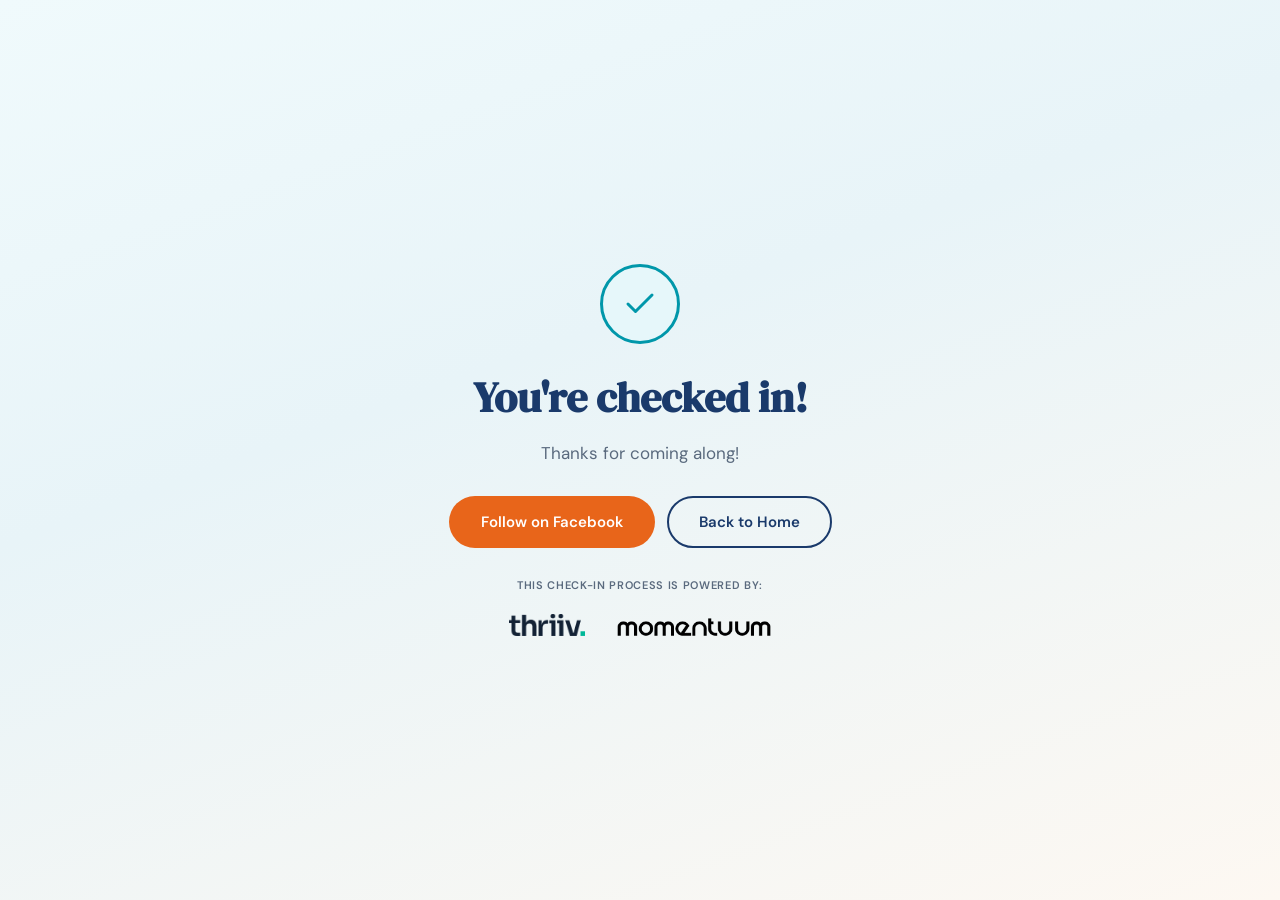
<file: checkin-thanks.html>
<!DOCTYPE html>
<html lang="en">
<head>
  <meta charset="UTF-8"/>
  <meta name="viewport" content="width=device-width, initial-scale=1.0"/>
  <title>You're Checked In — Shellharbour &amp; Beyond Networking Group</title>
  <meta name="robots" content="noindex, nofollow"/>
  <link rel="icon" type="image/png" href="uploads/logo-shellharbour-beyond-networking-group.png"/>
  <link rel="preconnect" href="https://fonts.googleapis.com"/>
  <link rel="preconnect" href="https://fonts.gstatic.com" crossorigin/>
  <link href="https://fonts.googleapis.com/css2?family=DM+Sans:wght@300;400;500;600;700&family=DM+Serif+Display:ital@0;1&display=swap" rel="stylesheet"/>
  <link rel="stylesheet" href="style.css"/>
  <style>
    .thankyou-page {
      min-height: 100vh; display: flex; align-items: center; justify-content: center;
      background: linear-gradient(160deg, #f0fafc 0%, #e8f4f8 40%, #fdf8f2 100%);
      padding: 40px 24px; text-align: center;
    }
    .thankyou-inner { max-width: 460px; }
    .thankyou-icon {
      width: 80px; height: 80px; border-radius: 50%;
      background: var(--teal-light); border: 3px solid var(--teal-mid);
      display: flex; align-items: center; justify-content: center;
      margin: 0 auto 28px; color: var(--teal-mid);
    }
    .thankyou-inner h1 { font-size: clamp(28px, 4vw, 42px); color: var(--navy); margin-bottom: 16px; }
    .thankyou-inner p { font-size: 17px; color: var(--text-muted); line-height: 1.75; margin-bottom: 12px; }
    .thankyou-links { display: flex; gap: 12px; justify-content: center; flex-wrap: wrap; margin-top: 28px; }
    .checkin-footer-credit { margin-top: 28px; }
    .checkin-footer-credit .powered-label {
      font-size: 11px; font-weight: 600; letter-spacing: 0.06em; text-transform: uppercase;
      color: var(--text-muted); margin-bottom: 10px;
    }
    .powered-logos { display: flex; align-items: flex-end; justify-content: center; gap: 32px; }
    .powered-logos img { height: 22px; width: auto; display: block; }
    .powered-logos img[alt="momentuum"] { height: 30px; transform: translateY(7px); }
    .powered-logos .logo-fallback {
      font-family: 'DM Sans', sans-serif; font-weight: 700; font-size: 14px; color: var(--navy);
      border: 1px solid var(--border); border-radius: 6px; padding: 4px 10px;
    }
  </style>
</head>
<body>
<div class="thankyou-page">
  <div class="thankyou-inner">
    <div class="thankyou-icon">
      <svg width="36" height="36" viewBox="0 0 24 24" fill="none" stroke="currentColor" stroke-width="2" stroke-linecap="round" stroke-linejoin="round"><polyline points="20 6 9 17 4 12"/></svg>
    </div>
    <h1>You're checked in!</h1>
    <p>Thanks for coming along!</p>

    <div class="thankyou-links">
      <a href="https://www.facebook.com/groups/1859999315387617" target="_blank" rel="noopener noreferrer" class="btn-primary">Follow on Facebook</a>
      <a href="index.html" class="btn-outline">Back to Home</a>
    </div>

    <div class="checkin-footer-credit">
      <p class="powered-label">This check-in process is powered by:</p>
      <div class="powered-logos">
        <a href="https://thriivdigital.com.au" target="_blank" rel="noopener noreferrer">
          <img src="uploads/logo-thriiv.png" alt="thriiv digital" onerror="this.replaceWith(Object.assign(document.createElement('span'),{className:'logo-fallback',textContent:'thriiv.'}))"/>
        </a>
        <a href="https://momentuum.ai/" target="_blank" rel="noopener noreferrer">
          <img src="uploads/logo-momentuum.png" alt="momentuum" onerror="this.replaceWith(Object.assign(document.createElement('span'),{className:'logo-fallback',textContent:'momentuum'}))"/>
        </a>
      </div>
    </div>
  </div>
</div>
</body>
</html>
</file>
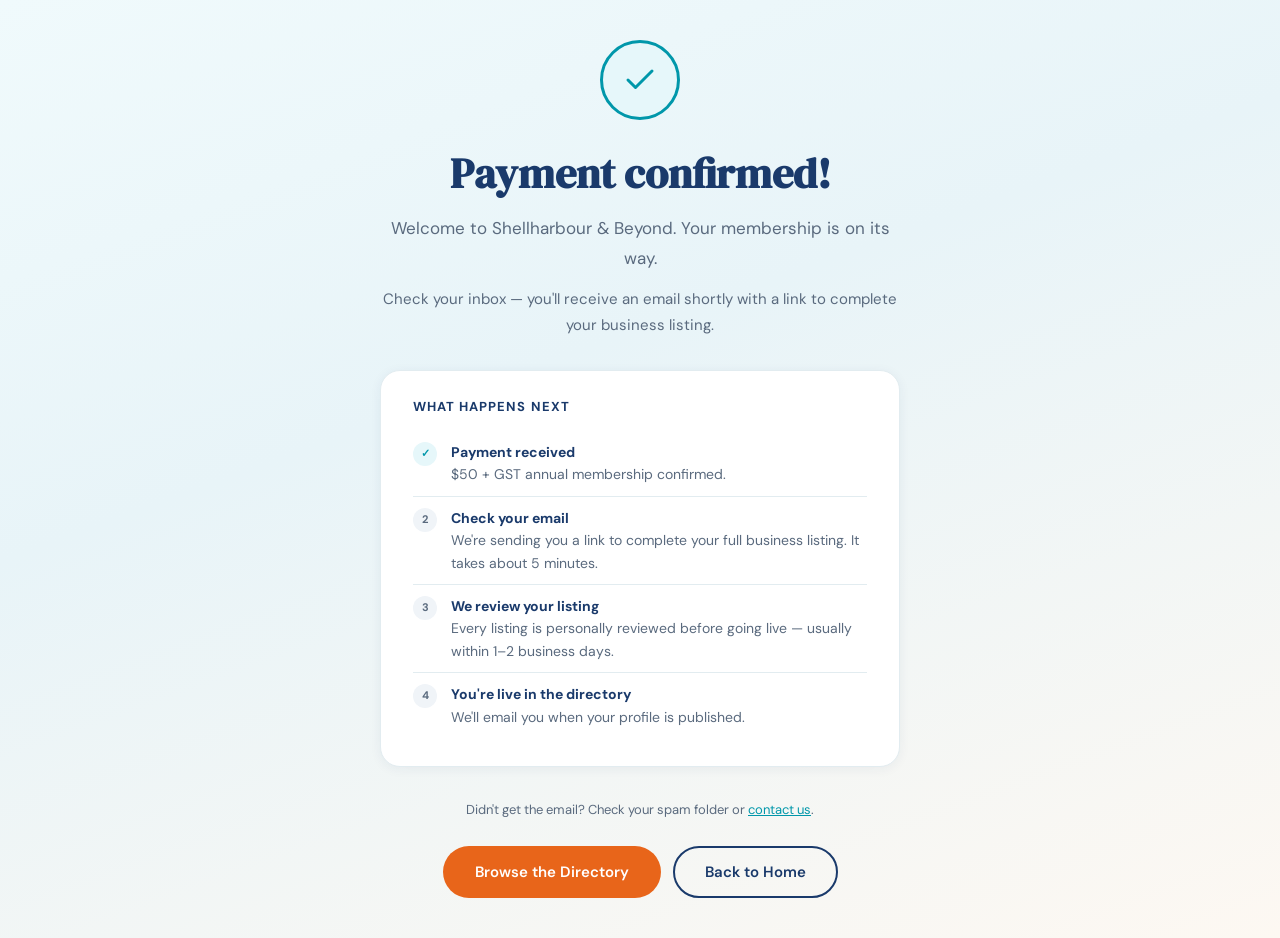
<file: thankyou.html>
<!DOCTYPE html>
<html lang="en">
<head>
  <meta charset="UTF-8"/>
  <meta name="viewport" content="width=device-width, initial-scale=1.0"/>
  <title>Payment Confirmed — Shellharbour &amp; Beyond Networking Group</title>
  <link rel="icon" type="image/png" href="uploads/logo-shellharbour-beyond-networking-group.png"/>
  <link rel="preconnect" href="https://fonts.googleapis.com"/>
  <link rel="preconnect" href="https://fonts.gstatic.com" crossorigin/>
  <link href="https://fonts.googleapis.com/css2?family=DM+Sans:wght@300;400;500;600;700&family=DM+Serif+Display:ital@0;1&display=swap" rel="stylesheet"/>
  <link rel="stylesheet" href="style.css"/>
  <style>
    .thankyou-page {
      min-height: 100vh; display: flex; align-items: center; justify-content: center;
      background: linear-gradient(160deg, #f0fafc 0%, #e8f4f8 40%, #fdf8f2 100%);
      padding: 40px 24px; text-align: center;
    }
    .thankyou-inner { max-width: 520px; }
    .thankyou-icon {
      width: 80px; height: 80px; border-radius: 50%;
      background: var(--teal-light); border: 3px solid var(--teal-mid);
      display: flex; align-items: center; justify-content: center;
      margin: 0 auto 28px; color: var(--teal-mid);
    }
    .thankyou-inner h1 { font-size: clamp(28px, 4vw, 42px); color: var(--navy); margin-bottom: 16px; }
    .thankyou-inner p { font-size: 17px; color: var(--text-muted); line-height: 1.75; margin-bottom: 12px; }
    .thankyou-steps {
      background: white; border-radius: 20px; padding: 28px 32px;
      margin: 32px 0; text-align: left; border: 1px solid var(--border);
      box-shadow: 0 2px 12px rgba(26,58,107,0.06);
    }
    .thankyou-steps h3 {
      font-family: 'DM Sans', sans-serif; font-size: 13px; font-weight: 700;
      color: var(--navy); text-transform: uppercase; letter-spacing: 0.08em;
      margin-bottom: 16px;
    }
    .thankyou-step {
      display: flex; gap: 14px; align-items: flex-start; padding: 10px 0;
      border-bottom: 1px solid var(--border); font-size: 14px; color: var(--text-muted);
    }
    .thankyou-step:last-child { border-bottom: none; }
    .step-dot {
      width: 24px; height: 24px; border-radius: 50%; flex-shrink: 0;
      display: flex; align-items: center; justify-content: center;
      font-size: 11px; font-weight: 700; margin-top: 1px;
    }
    .step-dot.done { background: var(--teal-light); color: var(--teal-mid); }
    .step-dot.pending { background: #f0f4f8; color: var(--text-muted); }
    .thankyou-links { display: flex; gap: 12px; justify-content: center; flex-wrap: wrap; margin-top: 8px; }
  </style>
</head>
<body>
<div class="thankyou-page">
  <div class="thankyou-inner">
    <div class="thankyou-icon">
      <svg width="36" height="36" viewBox="0 0 24 24" fill="none" stroke="currentColor" stroke-width="2" stroke-linecap="round" stroke-linejoin="round"><polyline points="20 6 9 17 4 12"/></svg>
    </div>
    <h1>Payment confirmed!</h1>
    <p>Welcome to Shellharbour &amp; Beyond. Your membership is on its way.</p>
    <p style="font-size:15px">Check your inbox — you'll receive an email shortly with a link to complete your business listing.</p>

    <div class="thankyou-steps">
      <h3>What happens next</h3>
      <div class="thankyou-step">
        <div class="step-dot done">✓</div>
        <div><strong style="color:var(--navy)">Payment received</strong><br/>$50 + GST annual membership confirmed.</div>
      </div>
      <div class="thankyou-step">
        <div class="step-dot pending">2</div>
        <div><strong style="color:var(--navy)">Check your email</strong><br/>We're sending you a link to complete your full business listing. It takes about 5 minutes.</div>
      </div>
      <div class="thankyou-step">
        <div class="step-dot pending">3</div>
        <div><strong style="color:var(--navy)">We review your listing</strong><br/>Every listing is personally reviewed before going live — usually within 1–2 business days.</div>
      </div>
      <div class="thankyou-step">
        <div class="step-dot pending">4</div>
        <div><strong style="color:var(--navy)">You're live in the directory</strong><br/>We'll email you when your profile is published.</div>
      </div>
    </div>

    <p style="font-size:13px;color:var(--text-muted)">Didn't get the email? Check your spam folder or <a href="index.html#contact" style="color:var(--teal-mid)">contact us</a>.</p>
    <div class="thankyou-links" style="margin-top:24px">
      <a href="members.html" class="btn-primary">Browse the Directory</a>
      <a href="index.html" class="btn-outline">Back to Home</a>
    </div>
  </div>
</div>
</body>
</html>
</file>
<file: style.css>
:root {
  --navy: #1a3a6b;
  --navy-dark: #122a50;
  --teal: #0fb5c8;
  --teal-mid: #0097aa;
  --teal-light: #e6f7fa;
  --orange: #e8651a;
  --sand: #fdf8f2;
  --white: #ffffff;
  --text: #1a2535;
  --text-muted: #5a6a7e;
  --border: #e2ecf0;
}

* { margin: 0; padding: 0; box-sizing: border-box; }
html { scroll-behavior: smooth; }
body {
  font-family: 'DM Sans', sans-serif;
  color: var(--text);
  background: var(--white);
  line-height: 1.6;
}
h1, h2, h3 { font-family: 'DM Serif Display', serif; line-height: 1.2; }

.container { max-width: 1400px; margin: 0 auto; padding: 0 24px; }

.section-tag {
  display: inline-block;
  font-size: 11px;
  font-weight: 600;
  letter-spacing: 0.12em;
  text-transform: uppercase;
  color: var(--teal-mid);
  margin-bottom: 12px;
}

.btn-primary {
  background: var(--orange);
  color: white;
  border: none;
  padding: 14px 32px;
  border-radius: 50px;
  font-family: 'DM Sans', sans-serif;
  font-weight: 600;
  font-size: 15px;
  cursor: pointer;
  transition: all 0.2s;
  text-decoration: none;
  display: inline-block;
}
.btn-coming-soon { opacity: 0.72; cursor: default; pointer-events: none; }
.btn-primary:hover {
  background: #d05810;
  transform: translateY(-1px);
  box-shadow: 0 4px 16px rgba(232,101,26,0.35);
}

.btn-outline {
  background: transparent;
  color: var(--navy);
  border: 2px solid var(--navy);
  padding: 12px 30px;
  border-radius: 50px;
  font-family: 'DM Sans', sans-serif;
  font-weight: 600;
  font-size: 15px;
  cursor: pointer;
  transition: all 0.2s;
  text-decoration: none;
  display: inline-block;
}
.btn-outline:hover { background: var(--navy); color: white; }

.img-placeholder {
  width: 100%;
  border-radius: 16px;
  overflow: hidden;
  background: repeating-linear-gradient(45deg, #e8f0f5, #e8f0f5 8px, #d5e5ed 8px, #d5e5ed 16px);
  display: flex;
  align-items: center;
  justify-content: center;
  font-family: monospace;
  font-size: 12px;
  color: #7a9aaa;
  text-align: center;
  padding: 20px;
}
.placeholder-label { font-size: 10px; margin-bottom: 4px; opacity: 0.7; }

/* ── NAV ── */
nav {
  position: fixed; top: 0; left: 0; right: 0; z-index: 100;
  background: transparent;
  border-bottom: 1px solid transparent;
  padding: 8px 0;
  transition: background 0.35s ease, border-color 0.35s ease, box-shadow 0.35s ease;
}
nav.scrolled {
  background: linear-gradient(to right, #ffffff 0%, #f0f4f7 100%);
  backdrop-filter: blur(10px);
  border-bottom: 1px solid var(--border);
  box-shadow: 0 2px 20px rgba(0,0,0,0.08);
}
.nav-inner {
  display: flex; align-items: center; justify-content: space-between;
  max-width: 1400px; margin: 0 auto; padding: 0 24px;
  position: relative;
}
.nav-logo img { height: 182px; transition: height 0.35s ease; display: block; }
nav.scrolled .nav-logo img { height: 101px; }
.nav-links { display: flex; gap: 28px; list-style: none; align-items: center; }
.nav-links a {
  text-decoration: none; color: var(--text); font-size: 14px; font-weight: 500;
  transition: color 0.2s;
}
.nav-links a:hover { color: var(--teal-mid); }
.nav-active { color: var(--teal-mid) !important; font-weight: 600; }
.nav-cta { background: var(--teal) !important; color: white !important; padding: 8px 20px; border-radius: 50px; }
.nav-cta:hover { background: var(--teal-mid) !important; }

/* Sticky nav scroll offset — keeps section headings clear of the fixed nav */
#about, #events, #membership, #directory, #faq, #contact { scroll-margin-top: 120px; }

/* Hide mobile-only nav items on desktop */
.nav-mobile-event { display: none; }

/* ── HAMBURGER ── */
.nav-hamburger {
  display: none; flex-direction: column; justify-content: center; gap: 5px;
  background: none; border: none; cursor: pointer; padding: 8px; z-index: 110;
  flex-shrink: 0;
}
.nav-hamburger span {
  display: block; width: 22px; height: 2px;
  background: var(--navy); border-radius: 2px; transition: all 0.25s ease;
}
.nav-hamburger.open span:nth-child(1) { transform: translateY(7px) rotate(45deg); }
.nav-hamburger.open span:nth-child(2) { opacity: 0; transform: scaleX(0); }
.nav-hamburger.open span:nth-child(3) { transform: translateY(-7px) rotate(-45deg); }
.nav-event-pill {
  display: none; align-items: center; gap: 7px;
  font-size: 13px; font-weight: 500; color: var(--navy);
  background: var(--teal-light); border: 1px solid var(--border);
  border-radius: 50px; padding: 6px 16px;
  white-space: nowrap;
  flex-shrink: 0;
}
nav.scrolled .nav-event-pill { display: flex; }

/* ── INNER PAGE NAV (always compact) ── */
nav.nav-compact { background: linear-gradient(to right, #ffffff 0%, #f0f4f7 100%); border-bottom: 1px solid var(--border); box-shadow: 0 2px 20px rgba(0,0,0,0.08); }
nav.nav-compact .nav-logo img { height: 72px; }
nav.nav-compact.scrolled .nav-logo img { height: 72px; }

/* ── HERO ── */
.hero {
  background: linear-gradient(160deg, #f0fafc 0%, #e8f4f8 40%, #fdf8f2 100%);
  padding: 30px 0 0;
  overflow: hidden;
  position: relative;
}
.hero-inner {
  display: grid; grid-template-columns: 1fr 1fr;
  gap: 48px; align-items: center;
  max-width: 1400px; margin: 0 auto; padding: 172px 24px 30px;
}
.hero-visual { align-self: flex-start; margin-top: -40px; }
.hero-title { font-size: clamp(36px, 4vw, 54px); color: var(--navy); margin-bottom: 16px; }
.hero-sub { font-size: 18px; color: var(--text-muted); margin-bottom: 28px; font-weight: 400; max-width: 440px; }
.hero-actions { display: flex; gap: 12px; flex-wrap: wrap; }

/* ── UPCOMING EVENTS CARD ── */
.countdown-card {
  background: var(--navy);
  border-radius: 16px;
  padding: 18px;
  color: white;
  box-shadow: 0 20px 60px rgba(26,58,107,0.25);
}
.countdown-label {
  font-size: 10px; font-weight: 600; letter-spacing: 0.1em;
  text-transform: uppercase; color: var(--teal); margin-bottom: 12px;
  padding: 0 2px;
}

.event-item {
  border-radius: 12px;
  padding: 14px 16px;
  background: var(--navy-dark);
  transition: background 0.25s ease;
}
.event-item + .event-item { margin-top: 10px; }
.event-item.is-open { background: rgba(255,255,255,0.05); }

.event-item-header { display: flex; align-items: center; gap: 10px; }
.event-toggle {
  flex-shrink: 0; width: 26px; height: 26px; border-radius: 50%;
  background: rgba(255,255,255,0.14); border: none; color: white;
  display: flex; align-items: center; justify-content: center;
  cursor: pointer; padding: 0; transition: background 0.2s ease;
}
.event-toggle:hover { background: rgba(255,255,255,0.24); }
.event-toggle-icon { transition: transform 0.25s ease; }
.event-item.is-open .event-toggle-icon { transform: rotate(45deg); }

.event-item-title { font-size: 18px; font-weight: 700; flex: 1; min-width: 0; color: white; }

.event-item-meta {
  display: flex; flex-wrap: wrap; align-items: center;
  gap: 6px 16px; margin-top: 10px;
  font-size: 13px; color: rgba(255,255,255,0.65);
}
.event-item-meta .cd-loc { display: flex; align-items: center; gap: 5px; }
.event-item-meta a { color: rgba(255,255,255,0.75); text-decoration: underline; text-decoration-color: rgba(255,255,255,0.3); }
.cd-loc { display: flex; align-items: center; gap: 4px; }

.event-item-body {
  max-height: 0; opacity: 0; overflow: hidden; margin-top: 0;
  transition: max-height 0.35s ease, opacity 0.3s ease, margin-top 0.35s ease;
}
.event-item.is-open .event-item-body { max-height: 220px; opacity: 1; margin-top: 14px; }

.countdown-grid { display: grid; grid-template-columns: repeat(3,1fr); gap: 8px; margin-bottom: 10px; }
.countdown-unit {
  background: rgba(255,255,255,0.1);
  border-radius: 10px; padding: 10px 8px; text-align: center;
}
.countdown-num { font-size: 26px; font-weight: 700; line-height: 1; font-family: 'DM Sans', sans-serif; }
.countdown-unitlabel { font-size: 9px; text-transform: uppercase; letter-spacing: 0.08em; color: rgba(255,255,255,0.55); margin-top: 3px; }
.countdown-expired { color: #4ecdc4; font-weight: 600; font-size: 15px; }
.add-to-cal {
  display: inline-flex; align-items: center; gap: 5px; flex-shrink: 0;
  font-size: 11px; color: var(--teal); font-weight: 600;
  text-decoration: none;
  background: rgba(15,181,200,0.12);
  border: 1px solid rgba(15,181,200,0.25);
  border-radius: 50px; padding: 4px 10px; white-space: nowrap;
}
.add-to-cal:hover { background: rgba(15,181,200,0.2); }

.hero-photo {
  width: 100%;
  margin-top: 16px;
  border-radius: 20px;
  display: block;
  object-fit: cover;
}

.wave-divider { display: block; width: 100%; overflow: hidden; line-height: 0; }
.wave-divider svg { display: block; }

/* ── ABOUT ── */
.about { padding: 80px 0; background: white; }
.about-grid { display: grid; grid-template-columns: 1fr 1fr; gap: 64px; align-items: center; }
.about-slideshow { position: relative; width: 100%; border-radius: 20px; overflow: hidden; aspect-ratio: 4/3; }
.about-slide { position: absolute; inset: 0; width: 100%; height: 100%; object-fit: cover; opacity: 0; transition: opacity 0.8s ease; }
.about-slide.active { opacity: 1; }
.about h2 { font-size: clamp(28px, 3vw, 40px); color: var(--navy); margin-bottom: 16px; }
.about p { color: var(--text-muted); margin-bottom: 16px; font-size: 16px; }
.about-pillars { margin-top: 28px; display: flex; flex-direction: column; gap: 16px; }
.pillar { display: flex; align-items: flex-start; gap: 14px; }
.pillar-icon {
  width: 40px; height: 40px; border-radius: 10px;
  background: var(--teal-light); flex-shrink: 0;
  display: flex; align-items: center; justify-content: center;
}
.pillar-text h4 { font-size: 15px; font-weight: 600; color: var(--navy); margin-bottom: 2px; font-family: 'DM Sans', sans-serif; }
.pillar-text p { font-size: 14px; color: var(--text-muted); margin: 0; }

/* ── WHO ── */
.who { padding: 80px 0; background: var(--sand); }
.section-header { text-align: center; margin-bottom: 48px; }
.section-header h2 { font-size: clamp(28px, 3vw, 42px); color: var(--navy); margin-bottom: 12px; }
.section-header p { font-size: 17px; color: var(--text-muted); max-width: 560px; margin: 0 auto; }
.who-cards { display: grid; grid-template-columns: repeat(3,1fr); gap: 20px; }
.who-card {
  background: white; border-radius: 16px; padding: 28px 24px;
  box-shadow: 0 2px 12px rgba(26,58,107,0.06);
  transition: transform 0.2s, box-shadow 0.2s;
}
.who-card:hover { transform: translateY(-4px); box-shadow: 0 8px 28px rgba(26,58,107,0.12); }
.who-card-icon {
  width: 48px; height: 48px; border-radius: 12px; margin-bottom: 16px;
  display: flex; align-items: center; justify-content: center;
}
.who-card h3 { font-family: 'DM Sans', sans-serif; font-size: 16px; font-weight: 600; color: var(--navy); margin-bottom: 6px; }
.who-card p { font-size: 14px; color: var(--text-muted); }

/* ── EVENTS ── */
.event-section { padding: 80px 0; background: var(--navy); position: relative; overflow: hidden; }
.event-section::before {
  content: '';
  position: absolute; top: -60px; right: -80px;
  width: 400px; height: 400px; border-radius: 50%;
  background: rgba(15,181,200,0.08);
  pointer-events: none;
}
.event-tag { color: var(--teal) !important; }
.event-section h2 { font-size: clamp(28px, 3vw, 40px); color: white; margin-bottom: 16px; }
.events-header { text-align: center; max-width: 680px; margin: 0 auto 48px; position: relative; }
.event-intro { color: rgba(255,255,255,0.65); font-size: 16px; margin: 0 auto; }

.events-grid {
  display: grid; grid-template-columns: repeat(2, 1fr); gap: 32px;
  max-width: 1140px; margin: 0 auto; position: relative;
}
.event-card {
  background: rgba(255,255,255,0.05); border-radius: 16px; overflow: hidden;
  transition: transform 0.25s ease, box-shadow 0.25s ease, background 0.25s ease;
}
.event-card:hover {
  transform: translateY(-6px);
  box-shadow: 0 16px 40px rgba(0,0,0,0.3);
  background: rgba(255,255,255,0.08);
}
.event-card-img { width: 100%; aspect-ratio: 16 / 10; object-fit: cover; display: block; transition: transform 0.4s ease; }
.event-card-img-top { object-position: 50% 29%; }
.event-card:hover .event-card-img { transform: scale(1.06); }
.event-card-body { padding: 22px 24px 24px; }
.event-card-title-row { display: flex; align-items: center; justify-content: space-between; gap: 10px; margin-bottom: 12px; flex-wrap: wrap; }
.event-card-title { font-family: 'DM Sans', sans-serif; font-size: 19px; font-weight: 700; color: white; }
.event-card-meta { display: flex; flex-direction: column; gap: 8px; margin-bottom: 16px; }
.event-card-meta-row { display: flex; align-items: center; gap: 8px; font-size: 14px; color: rgba(255,255,255,0.75); }
.event-card-meta-row svg { flex-shrink: 0; }
.event-card-meta-row a { color: rgba(255,255,255,0.85); text-decoration: underline; text-decoration-color: rgba(255,255,255,0.3); }

.free-badge {
  display: inline-flex; align-items: center; gap: 8px;
  background: rgba(15,181,200,0.15); border: 1px solid rgba(15,181,200,0.3);
  color: var(--teal); border-radius: 50px; padding: 8px 16px;
  font-size: 13px; font-weight: 600;
}

/* ── MEMBERSHIP ── */
.membership { padding: 80px 0; background: white; }
.membership-inner { display: grid; grid-template-columns: 1fr 1fr; gap: 56px; align-items: center; }
.membership-card {
  background: linear-gradient(135deg, var(--navy) 0%, #1e4a85 100%);
  border-radius: 24px; padding: 40px 36px; color: white;
  box-shadow: 0 20px 60px rgba(26,58,107,0.2);
  position: relative; overflow: hidden;
}
.membership-card::after {
  content: ''; position: absolute; bottom: -40px; right: -40px;
  width: 160px; height: 160px; border-radius: 50%;
  background: rgba(15,181,200,0.1);
  pointer-events: none;
}
.membership-badge { font-size: 11px; font-weight: 600; letter-spacing: 0.1em; text-transform: uppercase; color: var(--teal); }
.price { font-size: 56px; font-weight: 700; line-height: 1; margin: 16px 0 4px; font-family: 'DM Sans', sans-serif; }
.price-period { font-size: 16px; color: rgba(255,255,255,0.6); margin-bottom: 24px; }
.membership-perks { list-style: none; display: flex; flex-direction: column; gap: 10px; }
.membership-perks li { display: flex; align-items: center; gap: 10px; font-size: 15px; color: rgba(255,255,255,0.85); }
.perk-check { color: var(--teal); flex-shrink: 0; }
.membership-note {
  margin-top: 24px; padding-top: 20px; border-top: 1px solid rgba(255,255,255,0.12);
  font-size: 13px; color: rgba(255,255,255,0.5);
}
.membership-text h2 { font-size: clamp(28px, 3vw, 40px); color: var(--navy); margin-bottom: 16px; }
.membership-text p { font-size: 16px; color: var(--text-muted); margin-bottom: 16px; }
.membership-italic { color: var(--text-muted); font-size: 15px; font-style: italic; }

/* ── DIRECTORY (cards: 270px) ── */
.directory { padding: 80px 0; background: var(--teal-light); }
.directory-grid { display: grid; grid-template-columns: repeat(3,1fr); gap: 20px; }
.biz-card {
  background: white; border-radius: 16px; overflow: hidden;
  box-shadow: 0 2px 12px rgba(26,58,107,0.07);
  transition: transform 0.2s, box-shadow 0.2s;
  position: relative;
}
.biz-card:hover { transform: translateY(-4px); box-shadow: 0 10px 30px rgba(26,58,107,0.13); }
.biz-card-thumb {
  height: 270px;
  background-size: cover; background-position: center; background-repeat: no-repeat;
}
.biz-card-logo-over {
  position: absolute; top: calc(270px - 44px); right: 18px; z-index: 2;
  width: 88px; height: 88px; border-radius: 50%;
  background: white; border: 3px solid white;
  box-shadow: 0 2px 10px rgba(0,0,0,0.15);
  overflow: hidden; display: flex; align-items: center; justify-content: center;
}
.biz-card-logo-over img { width: 100%; height: 100%; object-fit: cover; }
.biz-card-logo-initial {
  font-family: 'DM Serif Display', serif; font-size: 28px;
  font-weight: 700; color: var(--navy);
}
.biz-card-body { padding: 14px 18px 18px; padding-top: 28px; }
.biz-tag {
  display: inline-block; font-size: 10px; font-weight: 600;
  letter-spacing: 0.08em; text-transform: uppercase;
  background: var(--teal-light); color: var(--teal-mid);
  border-radius: 50px; padding: 3px 10px; margin-bottom: 8px;
}
.biz-card-body h4 { font-family: 'DM Sans', sans-serif; font-weight: 600; font-size: 15px; color: var(--navy); margin-bottom: 4px; }
.biz-card-body p { font-size: 13px; color: var(--text-muted); }
.biz-join-cta {
  margin-top: 40px; text-align: center;
  background: white; border-radius: 20px; padding: 32px;
  box-shadow: 0 2px 12px rgba(26,58,107,0.06);
}
.biz-join-cta h3 { font-family: 'DM Sans', sans-serif; font-weight: 600; color: var(--navy); margin-bottom: 8px; font-size: 20px; }
.biz-join-cta p { color: var(--text-muted); font-size: 15px; margin-bottom: 20px; }

/* ── TESTIMONIALS ── */
.testimonials { padding: 80px 0; background: white; }
.testimonials-grid { display: grid; grid-template-columns: repeat(3,1fr); gap: 24px; }
.testimonial-card {
  background: var(--sand); border-radius: 20px; padding: 28px 24px;
  border-top: 4px solid var(--teal);
}
.testimonial-quote { font-size: 32px; color: var(--teal); line-height: 1; margin-bottom: 12px; font-family: Georgia, serif; }
.testimonial-text { font-size: 15px; color: var(--text); line-height: 1.65; margin-bottom: 20px; font-style: italic; }
.testimonial-author { display: flex; align-items: center; gap: 12px; }
.testimonial-avatar {
  width: 40px; height: 40px; border-radius: 50%; flex-shrink: 0;
  background: repeating-linear-gradient(45deg, #c8dde5, #c8dde5 4px, #b5cdd8 4px, #b5cdd8 8px);
}
.testimonial-author-info strong { display: block; font-size: 14px; font-weight: 600; color: var(--navy); }
.testimonial-author-info span { font-size: 12px; color: var(--text-muted); }

/* ── FAQ ── */
.faq { padding: 80px 0; background: var(--sand); }
.faq-list { display: flex; flex-direction: column; max-width: 760px; margin: 0 auto; }
.faq-item { border-bottom: 1px solid var(--border); }
.faq-question {
  width: 100%; text-align: left; background: none; border: none;
  padding: 20px 0; display: flex; justify-content: space-between; align-items: center;
  font-family: 'DM Sans', sans-serif; font-size: 16px; font-weight: 600; color: var(--navy);
  cursor: pointer; gap: 16px;
}
.faq-question:hover { color: var(--teal-mid); }
.faq-chevron { flex-shrink: 0; transition: transform 0.25s; color: var(--teal-mid); display: flex; }
.faq-chevron.open { transform: rotate(180deg); }
.faq-answer {
  overflow: hidden;
  max-height: 0;
  opacity: 0;
  transition: max-height 0.3s ease, opacity 0.3s ease;
  font-size: 15px; color: var(--text-muted); line-height: 1.7;
}
.faq-answer.open { max-height: 360px; opacity: 1; }
.faq-answer-inner { padding-bottom: 20px; }
.faq-answer-inner ul { margin: 10px 0; padding-left: 20px; display: flex; flex-direction: column; gap: 6px; }
.faq-answer-inner strong { color: var(--navy); font-weight: 600; }

/* ── CONTACT ── */
.contact { padding: 80px 0; background: white; }
.contact-inner { display: grid; grid-template-columns: 1fr 1.4fr; gap: 64px; align-items: start; }
.contact-info h2 { font-size: clamp(28px, 3vw, 38px); color: var(--navy); margin-bottom: 16px; }
.contact-info p { font-size: 16px; color: var(--text-muted); margin-bottom: 16px; }
.contact-address a { color: var(--teal-mid); text-decoration: underline; }
.follow-label { font-size: 13px; font-weight: 600; color: var(--navy); margin-bottom: 12px; font-family: 'DM Sans', sans-serif; }
.contact-socials { display: flex; gap: 12px; margin-top: 12px; }
.social-btn {
  width: 44px; height: 44px; border-radius: 50%;
  background: var(--teal-light); border: none; cursor: pointer;
  display: flex; align-items: center; justify-content: center;
  transition: all 0.2s; text-decoration: none; color: var(--teal-mid);
}
.social-btn:hover { background: var(--teal); color: white; transform: translateY(-2px); }
.contact-form { display: flex; flex-direction: column; gap: 16px; }
.form-row { display: grid; grid-template-columns: 1fr 1fr; gap: 16px; }
.form-group { display: flex; flex-direction: column; gap: 6px; }
.form-group label { font-size: 13px; font-weight: 600; color: var(--navy); }
.form-group input,
.form-group textarea,
.form-group select {
  border: 1.5px solid var(--border); border-radius: 10px;
  padding: 12px 14px; font-family: 'DM Sans', sans-serif; font-size: 15px; color: var(--text);
  outline: none; transition: border-color 0.2s; background: white;
  width: 100%;
}
.form-group input:focus,
.form-group textarea:focus,
.form-group select:focus { border-color: var(--teal); }
.form-group textarea { resize: vertical; min-height: 100px; }
.form-success {
  background: #e8faf5; border: 1px solid #a7e8d4; border-radius: 12px;
  padding: 40px 20px; text-align: center; color: #1a7a55; font-weight: 500;
}
.form-success-icon { font-size: 32px; margin-bottom: 12px; }

/* ── FOOTER ── */
footer { background: var(--navy-dark); padding: 48px 0 24px; }
.footer-inner {
  max-width: 1400px; margin: 0 auto; padding: 0 24px 40px;
  display: grid; grid-template-columns: 1.5fr 1fr 1fr; gap: 40px;
  border-bottom: 1px solid rgba(255,255,255,0.1);
}
.footer-brand img { height: 113px; margin-bottom: 14px; padding: 14px; background: white; border-radius: 20px; display: block; }
.footer-brand p { font-size: 14px; color: rgba(255,255,255,0.5); max-width: 260px; }
.footer-col h5 { font-size: 12px; font-weight: 600; letter-spacing: 0.1em; text-transform: uppercase; color: var(--teal); margin-bottom: 16px; font-family: 'DM Sans', sans-serif; }
.footer-col ul { list-style: none; display: flex; flex-direction: column; gap: 10px; }
.footer-col ul a { text-decoration: none; color: rgba(255,255,255,0.6); font-size: 14px; transition: color 0.2s; }
.footer-col ul a:hover { color: white; }
.footer-bottom {
  max-width: 1400px; margin: 0 auto; padding: 20px 24px 0;
  display: flex; justify-content: space-between; align-items: center; flex-wrap: wrap; gap: 12px;
}
.footer-bottom p { font-size: 12px; color: rgba(255,255,255,0.3); }
.footer-location { font-size: 13px; color: rgba(255,255,255,0.4); margin-top: 14px; }
.footer-credit { font-size: 11px; color: rgba(255,255,255,0.3); margin-top: 4px; }
.footer-credit a { color: rgba(255,255,255,0.38); text-decoration: none; }
.footer-credit a:hover { color: rgba(255,255,255,0.7); }
.biz-card-thumb { transition: transform 0.4s ease; }
.biz-card:hover .biz-card-thumb { transform: scale(1.07); }
.footer-socials { display: flex; gap: 10px; margin-top: 16px; }
.footer-social {
  width: 36px; height: 36px; border-radius: 50%;
  background: rgba(255,255,255,0.08); border: none; cursor: pointer;
  display: flex; align-items: center; justify-content: center;
  transition: background 0.2s; text-decoration: none; color: rgba(255,255,255,0.6);
}
.footer-social:hover { background: var(--teal); color: white; }

/* ── LOADING SKELETON ── */
.skeleton-grid {
  display: grid; grid-template-columns: repeat(3,1fr); gap: 24px;
}
.skeleton-card {
  background: white; border-radius: 20px; overflow: hidden;
  box-shadow: 0 2px 12px rgba(26,58,107,0.07);
}
.skeleton-header { height: 120px; background: #eef2f5; }
.skeleton-body { padding: 20px 24px 24px; display: flex; flex-direction: column; gap: 10px; }
.skeleton-line {
  height: 12px; border-radius: 6px; background: #eef2f5;
  animation: skeleton-pulse 1.4s ease-in-out infinite;
}
.skeleton-line.short { width: 40%; }
.skeleton-line.medium { width: 70%; }
.skeleton-line.full { width: 100%; }
@keyframes skeleton-pulse {
  0%, 100% { opacity: 1; } 50% { opacity: 0.4; }
}

/* ── FETCH ERROR STATE ── */
.fetch-error {
  text-align: center; padding: 60px 24px; color: var(--text-muted);
  grid-column: 1 / -1;
}
.fetch-error svg { color: #ccc; margin-bottom: 12px; }
.fetch-error h3 { font-family: 'DM Sans', sans-serif; font-size: 17px; color: var(--navy); margin-bottom: 6px; }

/* ── RESPONSIVE ── */
@media (max-width: 768px) {
  .hero-inner,
  .about-grid,
  .membership-inner,
  .contact-inner { grid-template-columns: 1fr; }

  .who-cards,
  .testimonials-grid,
  .directory-grid,
  .events-grid { grid-template-columns: 1fr 1fr; }

  .footer-inner { grid-template-columns: 1fr; }
  .form-row { grid-template-columns: 1fr; }
  .hero-visual { order: -1; margin-top: 0; }
  .hero { padding-top: 100px; }
  .hero-inner { gap: 32px; padding-top: 16px; }

  /* Shrink homepage nav logo on mobile so it doesn't overlap the countdown */
  #main-nav:not(.nav-compact) .nav-logo img { height: 80px; }
  #main-nav:not(.nav-compact).scrolled .nav-logo img { height: 64px; }
  .skeleton-grid { grid-template-columns: 1fr 1fr; }

  /* Mobile nav */
  .nav-hamburger { display: flex; }
  .nav-event-pill { display: none !important; } /* hide pill in mobile — shown in menu instead */
  .nav-links {
    position: fixed; top: 0; left: 0; right: 0; bottom: 0;
    background: rgba(255,255,255,0.98); backdrop-filter: blur(12px);
    z-index: 105; flex-direction: column; list-style: none;
    align-items: center; justify-content: center; gap: 28px;
    transform: translateX(100%);
    transition: transform 0.3s cubic-bezier(0.4, 0, 0.2, 1);
  }
  .nav-links.nav-open { transform: translateX(0); }
  .nav-links a { font-size: 20px; font-weight: 600; color: var(--navy); }
  .nav-links .nav-cta { padding: 14px 36px; font-size: 16px; }
  .nav-links .nav-mobile-event {
    font-size: 13px; color: var(--text-muted); text-align: center;
    padding: 14px 24px; background: var(--teal-light);
    border-radius: 50px; border: 1px solid var(--border);
  }
}
@media (max-width: 520px) {
  .who-cards,
  .testimonials-grid,
  .directory-grid,
  .events-grid { grid-template-columns: 1fr; }
  .skeleton-grid { grid-template-columns: 1fr; }
}
</file>
